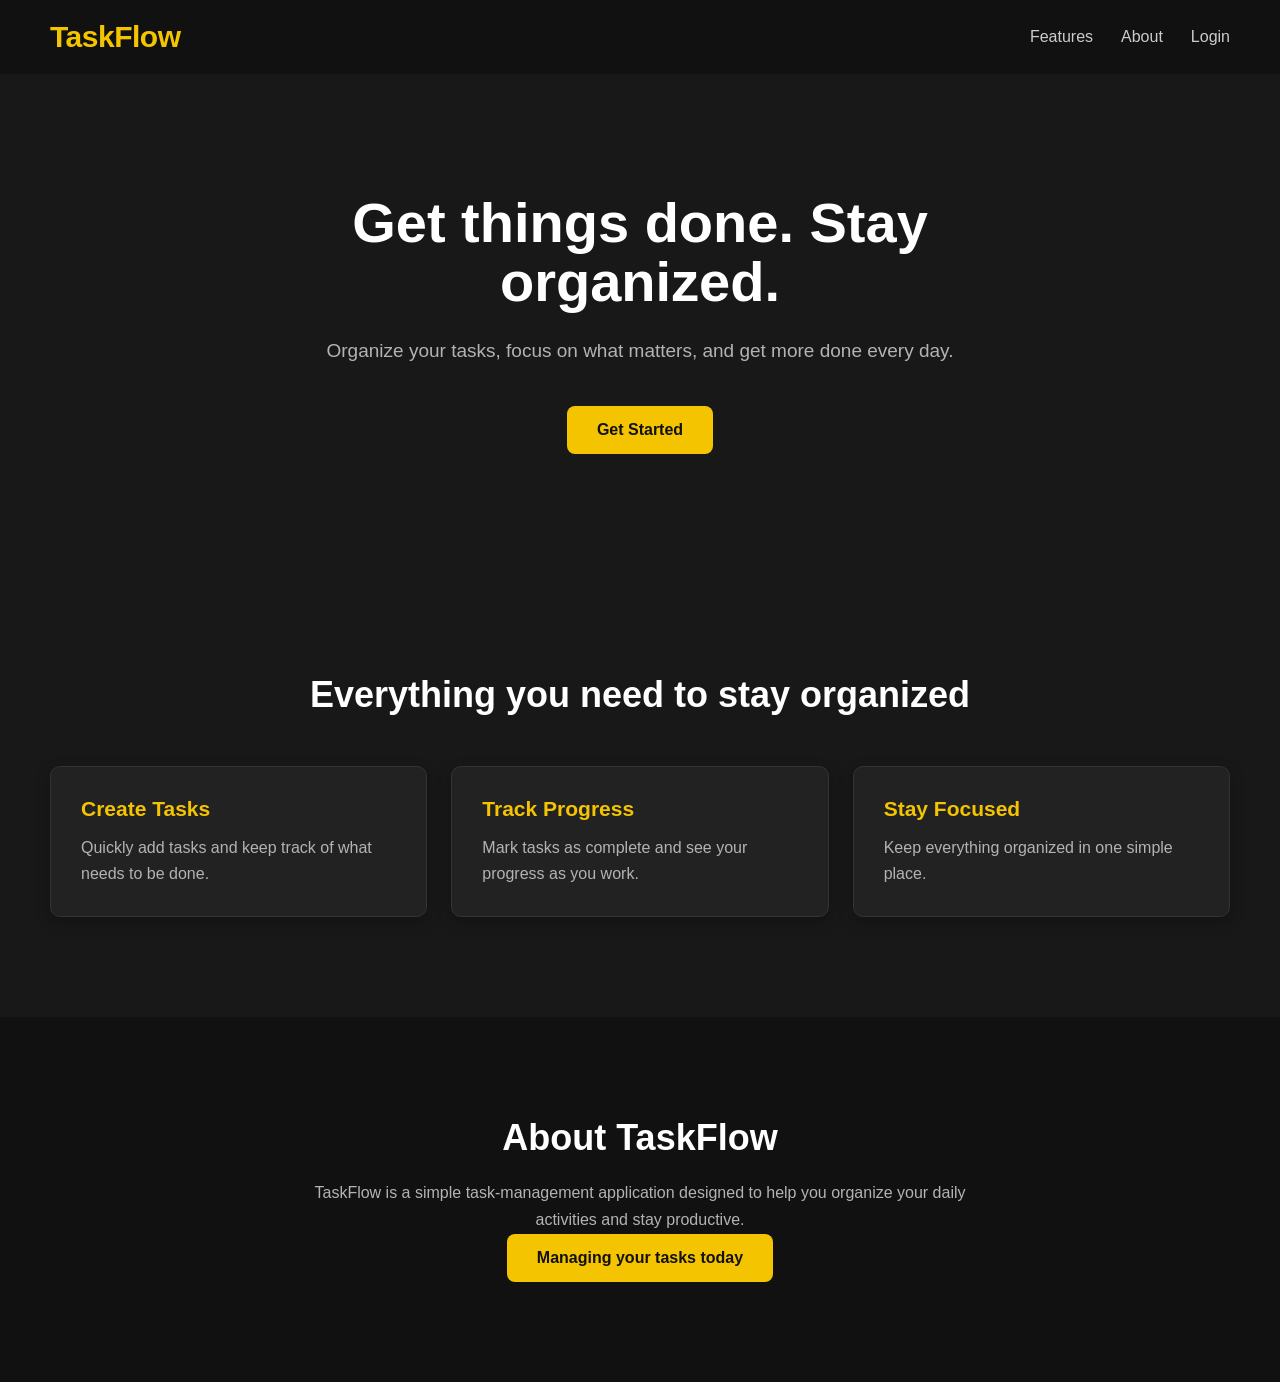
<file: index.html>
<!DOCTYPE html>
<html lang="en">
<head>
    <meta charset="UTF-8">
    <meta name="viewport" content="width=device-width, initial-scale=1.0">
    <title>Task Flow</title>

    <link rel="stylesheet" href="style.css">

    </head>
<header> 
     <nav> 
        <div href="index.html" class="logo"  > 
            TaskFlow 
        </div>
         <div class="nav-links">
             <a href="#features">Features</a> 
             <a href="#about">About</a> 
             <a href="login/index.html">Login</a> 
            </div> 
        </nav> 
    </header>

    <main>

    <section class="hero">

        <div class="hero-content">

            <h1>Get things done. Stay organized.</h1>

            <p>
                Organize your tasks, focus on what matters,
                and get more done every day.
            </p>

            <a href="login/index.html" class="btn"> 
                Get Started
            </a>

        </div>

    </section>


    <section id="features" class="features">

        <h2>Everything you need to stay organized</h2>

        <div class="feature-container">

            <div class="feature">
                <h3>Create Tasks</h3>

                <p>
                    Quickly add tasks and keep track of what
                    needs to be done.
                </p>
            </div>


            <div class="feature">
                <h3>Track Progress</h3>

                <p>
                    Mark tasks as complete and see your progress
                    as you work.
                </p>
            </div>


            <div class="feature">
                <h3>Stay Focused</h3>

                <p>
                    Keep everything organized in one simple place.
                </p>
            </div>

        </div>

    </section>


    <section id="about" class="about">

        <h2>About TaskFlow</h2>

        <p>
            TaskFlow is a simple task-management application
            designed to help you organize your daily activities
            and stay productive.
        </p>

        <a href="login/index.html" class="btn">
            Managing your tasks today
        </a>
    </section>

</main>


<!-- <footer>

    <p>
        &copy; 2026 TaskFlow. All rights reserved.
    </p>

</footer> -->


<script src="script.js"></script>

</body>


</html>
</file>
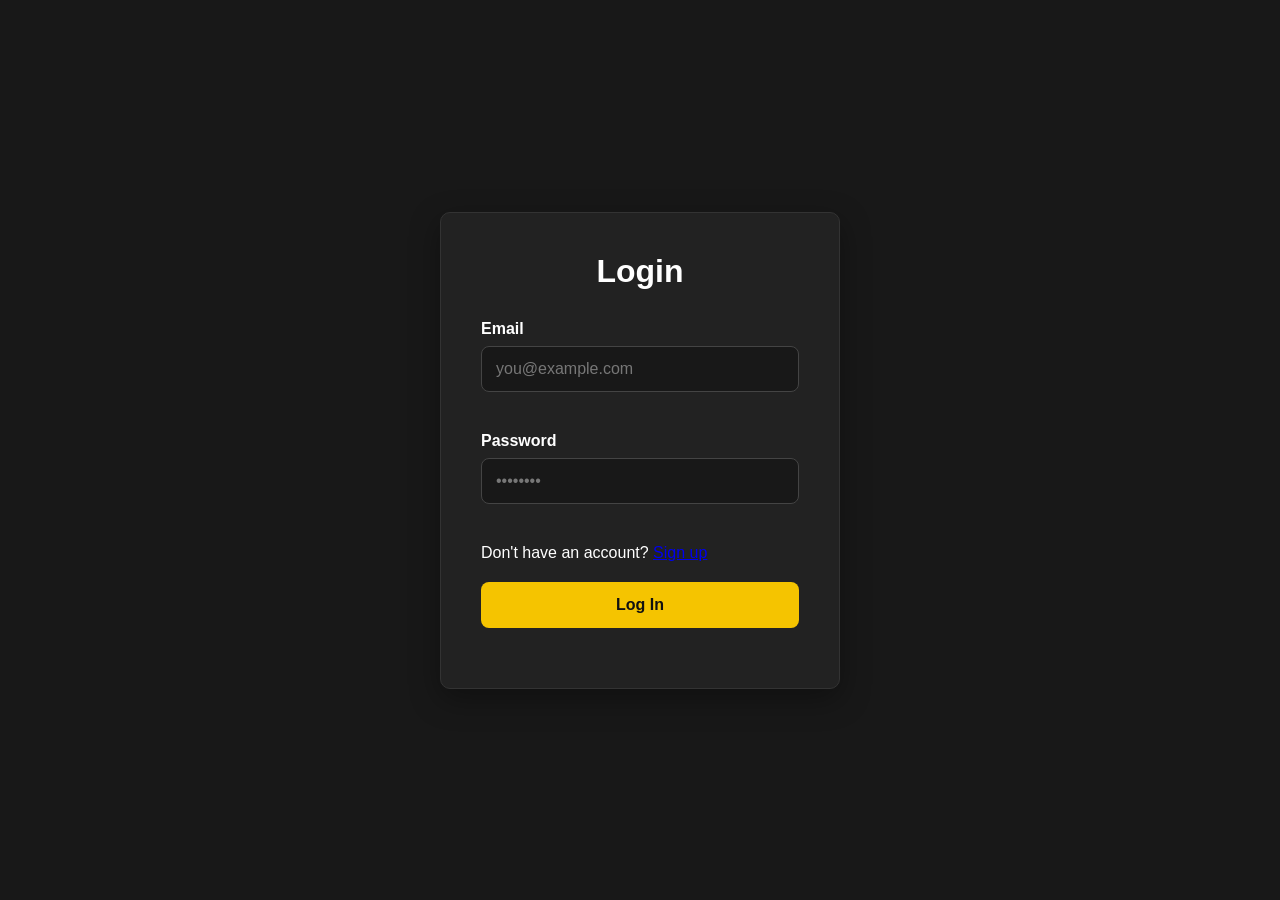
<file: dashboard/index.html>
<!DOCTYPE html>
<html lang="en">

<head>

    <meta charset="UTF-8">

    <meta
        name="viewport"
        content="width=device-width, initial-scale=1.0"
    >

    <title>Dashboard - TaskFlow</title>

    <link
        rel="stylesheet"
        href="style.css"
    >

</head>


<body>


    <!-- =========================
         Sidebar
         ========================= -->

    <aside
        class="sidebar"
        id="sidebar"
    >

        <a
            href="../index.html"
            class="logo"
        >
            TaskFlow
        </a>


        <nav class="sidebar-nav">

            <a
                href="#"
                class="nav-item active"
                id="dashboardNav"
            >
                Dashboard
            </a>


            <a
                href="#"
                class="nav-item"
                id="allTasksNav"
            >
                All Tasks
            </a>


            <a
                href="#"
                class="nav-item"
                id="completedNav"
            >
                Completed
            </a>


            <a
                href="#"
                class="nav-item"
                id="categoriesNav"
            >
                Categories
            </a>

        </nav>


        <div class="sidebar-bottom">

            <a
                href="#"
                class="nav-item"
            >
                Settings
            </a>


            <a
                href="#"
                class="nav-item"
                id="logoutBtn"
            >
                Logout
            </a>

        </div>

    </aside>



    <!-- =========================
         Main Dashboard
         ========================= -->

    <main class="dashboard">


        <!-- Dashboard Header -->

        <section class="dashboard-header">

            <div>

                <span class="page-label">
                    TASK MANAGEMENT
                </span>

                <h1>
                    My Tasks
                </h1>

                <p>
                    Organize your work and stay on top of your day.
                </p>

            </div>


            <button
                type="button"
                class="add-task-btn"
                id="addTaskBtn"
            >
                + Add Task
            </button>

        </section>



        <!-- =========================
             Task Summary
             ========================= -->

        <section class="task-summary">


            <div class="summary-card">

                <div class="summary-card-top">

                    <span>
                        Total Tasks
                    </span>

                </div>

                <p id="totalTasks">
                    0
                </p>

            </div>



            <div class="summary-card">

                <div class="summary-card-top">

                    <span>
                        Completed
                    </span>

                </div>

                <p id="completedTasks">
                    0
                </p>

            </div>



            <div class="summary-card">

                <div class="summary-card-top">

                    <span>
                        Pending
                    </span>

                </div>

                <p id="pendingTasks">
                    0
                </p>

            </div>


        </section>



        <!-- =========================
             Task List
             ========================= -->

        <section class="task-section">


            <div class="section-header">

                <div>

                    <h2 id="taskSectionTitle">
                        Tasks
                    </h2>

                    <p id="taskSectionDescription">
                        Your current tasks
                    </p>

                </div>

            </div>



            <div
                class="task-list"
                id="taskList"
            >

            </div>


        </section>


    </main>



    <!-- =========================
         Task Details
         ========================= -->

    <aside
        class="task-details"
        id="taskDetails"
    >

    </aside>



    <!-- =========================
         Add / Edit Task Modal
         ========================= -->

    <div
        class="modal"
        id="taskModal"
    >


        <div class="modal-content">


            <div class="modal-header">

                <div>

                    <span class="modal-label">
                        TASK
                    </span>

                    <h2 id="modalTitle">
                        Add Task
                    </h2>

                    <p id="modalDescription">
                        Create a new task.
                    </p>

                </div>


                <button
                    type="button"
                    class="close-modal"
                    id="closeModal"
                >
                    &times;
                </button>

            </div>



            <form id="taskForm">


                <div class="form-group">

                    <label for="taskTitle">
                        Task title
                    </label>

                    <input
                        type="text"
                        id="taskTitle"
                        name="taskTitle"
                        placeholder="What needs to be done?"
                    >

                </div>



                <div class="form-group">

                    <label for="taskDescription">
                        Description
                    </label>

                    <textarea
                        id="taskDescription"
                        name="taskDescription"
                        placeholder="Add more details about this task..."
                    ></textarea>

                </div>



                <div class="form-group">

                    <label for="taskCategory">
                        Category
                    </label>

                    <select
                        id="taskCategory"
                        name="taskCategory"
                    >

                        <option value="">
                            Select a category
                        </option>

                        <option value="work">
                            Work
                        </option>

                        <option value="personal">
                            Personal
                        </option>

                        <option value="school">
                            School
                        </option>

                        <option value="projects">
                            Projects
                        </option>

                        <option value="other">
                            Other
                        </option>

                    </select>

                </div>



                <div class="form-group">

                    <label for="taskDueDate">
                        Due date
                    </label>

                    <input
                        type="date"
                        id="taskDueDate"
                        name="taskDueDate"
                    >

                </div>



                <button
                    type="submit"
                    class="save-task-btn"
                    id="saveTaskBtn"
                >
                    Save Task
                </button>


            </form>


        </div>


    </div>



    <script src="script.js"></script>

</body>

</html>
</file>
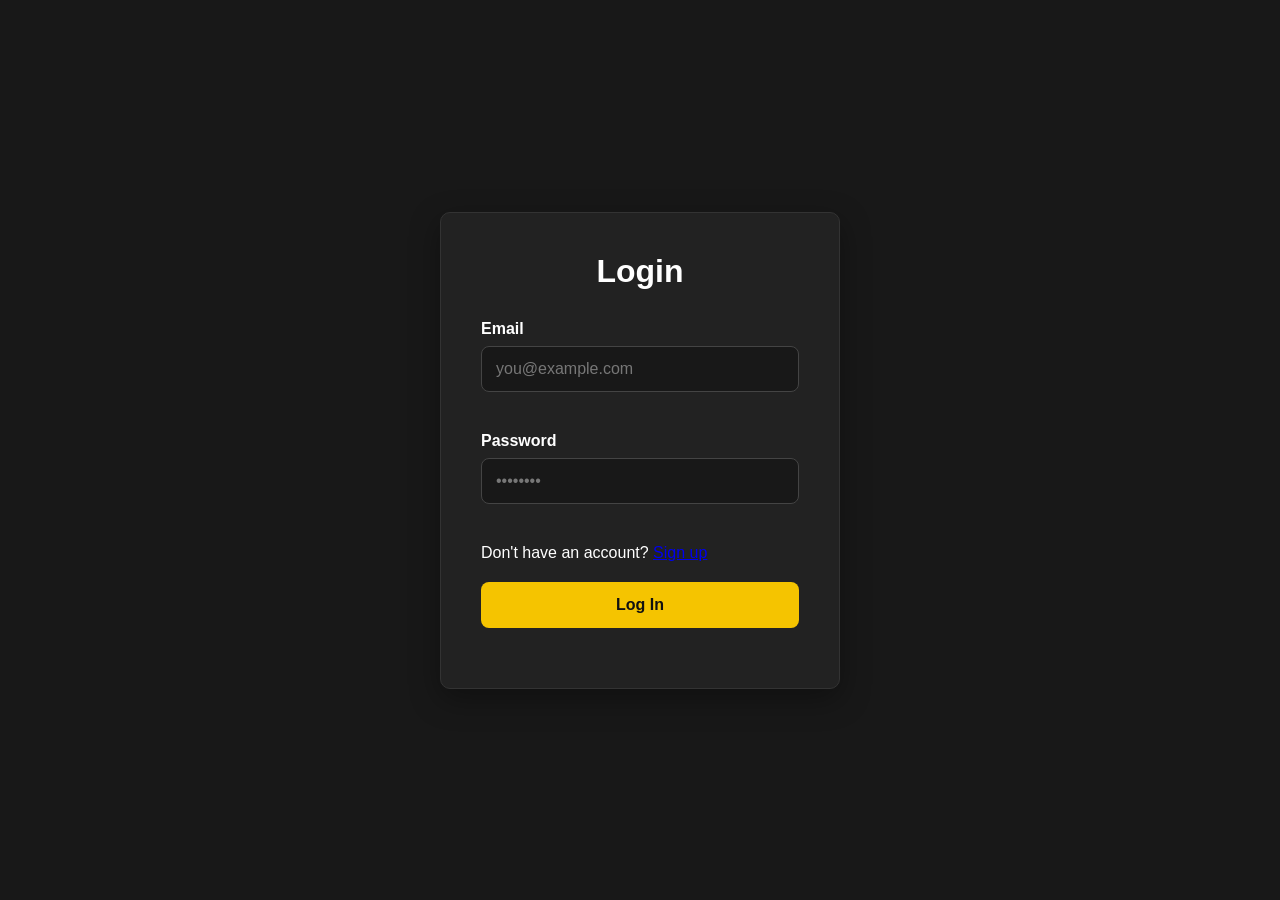
<file: login/index.html>
<!DOCTYPE html>
<html lang="en">
<head>
  <meta charset="UTF-8">
  <meta name="viewport" content="width=device-width, initial-scale=1.0">
  <title>Login</title>
  <link rel="stylesheet" href="style.css">
</head>
<body>

  <div class="login-container">
    <h1>Login</h1>
    <form id="loginForm" novalidate>
      <div class="form-group">
        <label for="email">Email</label>
        <input type="email" id="email" name="email" placeholder="you@example.com">
        <span class="error-message" id="emailError"></span>
      </div>

      <div class="form-group">
        <label for="password">Password</label>
        <input type="password" id="password" name="password" placeholder="••••••••">
        <span class="error-message" id="passwordError"></span>
      </div>
      <div class="form-group"> 
       <p class="signup-link">
         Don't have an account?
         <a href="../signup/index.html">Sign up</a>
        </p>
      </div>

      <button type="submit">Log In</button>
      <p class="status-message" id="statusMessage"></p>
    </form>
  </div>

  <script src="script.js"></script>
</body>
</html>
</file>
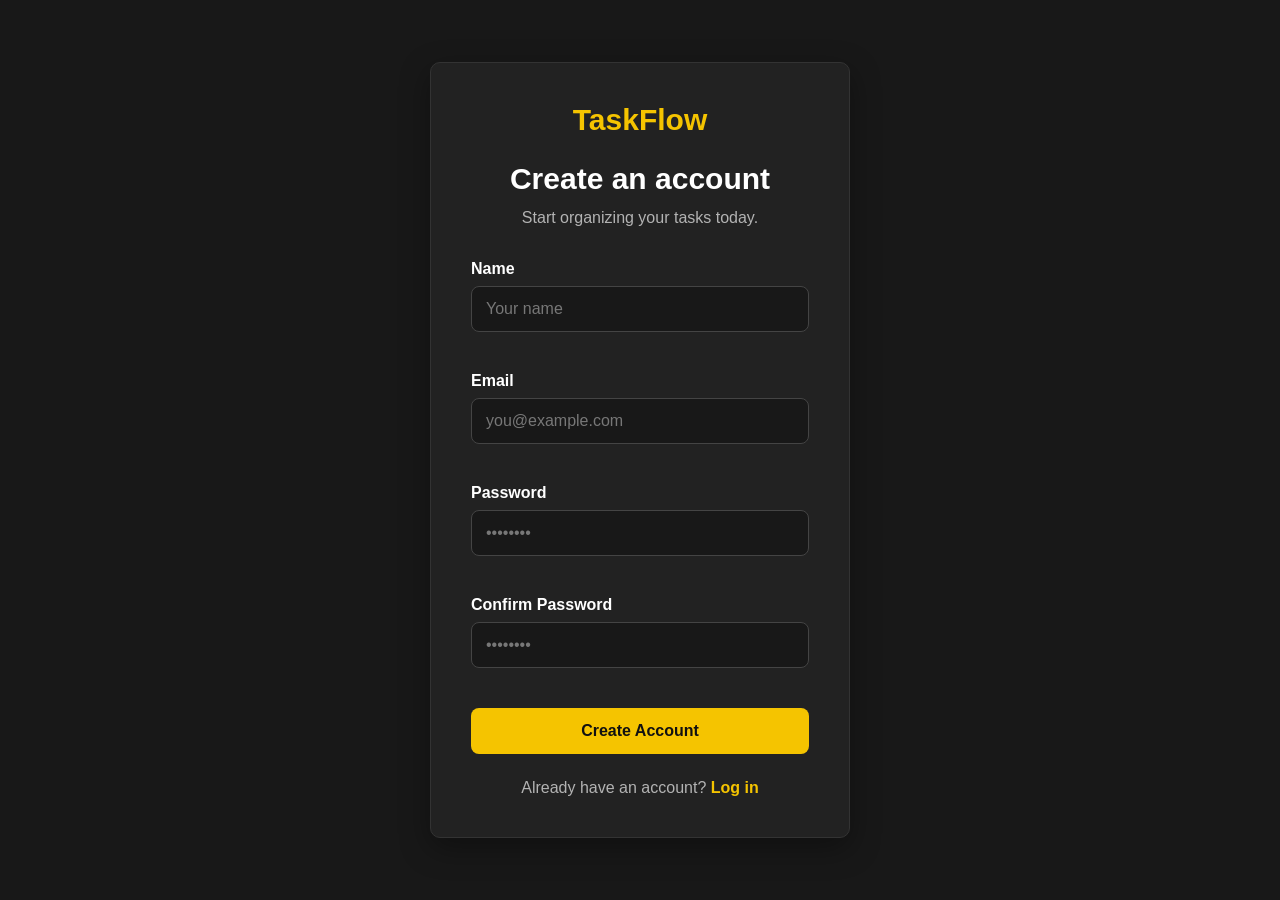
<file: signup/index.html>
<!DOCTYPE html>
<html lang="en">

<head>
    <meta charset="UTF-8">
    <meta name="viewport" content="width=device-width, initial-scale=1.0">

    <title>Sign Up - TaskFlow</title>

    <link rel="stylesheet" href="style.css">
</head>

<body>

    <div class="signup-container">

        <div class="signup-header">
            <a href="../index.html" class="logo">TaskFlow</a>

            <h1>Create an account</h1>

            <p>Start organizing your tasks today.</p>
        </div>


        <form id="signupForm" novalidate>

            <div class="form-group">
                <label for="name">Name</label>

                <input
                    type="text"
                    id="name"
                    name="name"
                    placeholder="Your name"
                >

                <span class="error-message" id="nameError"></span>
            </div>


            <div class="form-group">
                <label for="email">Email</label>

                <input
                    type="email"
                    id="email"
                    name="email"
                    placeholder="you@example.com"
                >

                <span class="error-message" id="emailError"></span>
            </div>


            <div class="form-group">
                <label for="password">Password</label>

                <input
                    type="password"
                    id="password"
                    name="password"
                    placeholder="••••••••"
                >

                <span class="error-message" id="passwordError"></span>
            </div>


            <div class="form-group">
                <label for="confirmPassword">Confirm Password</label>

                <input
                    type="password"
                    id="confirmPassword"
                    name="confirmPassword"
                    placeholder="••••••••"
                >

                <span class="error-message" id="confirmPasswordError"></span>
            </div>


            <button type="submit">
                Create Account
            </button>


            <p class="status-message" id="statusMessage"></p>

        </form>


        <p class="login-link">
            Already have an account?
            <a href="../login/index.html">Log in</a>
        </p>

    </div>


    <script src="script.js"></script>

</body>

</html>
</file>
<file: style.css>
/* =========================
   Global
   ========================= */

body {
    margin: 0;
    font-family: Arial, sans-serif;
    background-color: #181818;
    color: #FFFFFF;
}


/* =========================
   Header & Navigation
   ========================= */

header {
    padding: 20px 24px;
    background-color: #111111;
}

nav {
    display: flex;
    justify-content: space-between;
    align-items: center;
    max-width: 1180px;
    margin: 0 auto;
}

.logo {
    font-size: 30px;
    font-weight: 700;
    text-decoration: none;
    color: #F5C400;
    letter-spacing: -0.5px;
    transition: color 0.3s ease;
}

.logo:hover {
    color: #FFD21F;
}

.nav-links {
    display: flex;
    gap: 28px;
}

.nav-links a {
    text-decoration: none;
    color: #CCCCCC;
    font-size: 16px;
    font-weight: 500;
    transition: color 0.3s ease;
}

.nav-links a:hover {
    color: #F5C400;
}


/* =========================
   Hero
   ========================= */

.hero {
    padding: 120px 24px;
    text-align: center;
}

.hero-content {
    max-width: 750px;
    margin: 0 auto;
}

.hero h1 {
    font-size: 56px;
    line-height: 1.05;
    margin: 0 0 24px;
    color: #FFFFFF;
}

.hero p {
    max-width: 650px;
    margin: 0 auto 40px;
    font-size: 19px;
    line-height: 1.6;
    color: #B3B3B3;
}


/* =========================
   Button
   ========================= */

.btn {
    display: inline-block;
    padding: 15px 30px;
    background-color: #F5C400;
    color: #111111;
    text-decoration: none;
    font-weight: 700;
    border-radius: 8px;

    transition:
        background-color 0.3s ease,
        transform 0.3s ease,
        box-shadow 0.3s ease;
}

.btn:hover {
    background-color: #FFD21F;
    transform: translateY(-3px);
    box-shadow: 0 8px 20px rgba(245, 196, 0, 0.25);
}


/* =========================
   Features
   ========================= */

.features {
    padding: 100px 24px;
    max-width: 1180px;
    margin: 0 auto;
}

.features h2 {
    text-align: center;
    font-size: 36px;
    margin: 0 0 50px;
    color: #FFFFFF;
}

.feature-container {
    display: flex;
    gap: 24px;
}

.feature {
    flex: 1;
    padding: 30px;
    background-color: #222222;
    border: 1px solid #333333;
    border-radius: 10px;
    box-shadow: 0 5px 15px rgba(0, 0, 0, 0.25);

    transition:
        transform 0.3s ease,
        border-color 0.3s ease,
        box-shadow 0.3s ease;
}

.feature:hover {
    transform: translateY(-6px);
    border-color: #F5C400;
    box-shadow: 0 12px 25px rgba(0, 0, 0, 0.35);
}

.feature h3 {
    font-size: 21px;
    margin: 0 0 14px;
    color: #F5C400;
}

.feature p {
    margin: 0;
    color: #B3B3B3;
    line-height: 1.6;
}


/* =========================
   About
   ========================= */

.about {
    padding: 100px 24px;
    text-align: center;
    background-color: #111111;
}

.about h2 {
    font-size: 36px;
    margin: 0 0 20px;
    color: #FFFFFF;
}

.about p {
    max-width: 700px;
    margin: 0 auto;
    color: #B3B3B3;
    line-height: 1.7;
}


/* =========================
   Footer
   ========================= */

footer {
    padding: 25px;
    text-align: center;
    background-color: #0D0D0D;
    color: #888888;
}

footer p {
    margin: 0;
    font-size: 14px;
}


/* =========================
   Responsive Design
   ========================= */

@media (max-width: 768px) {

    header {
        padding: 18px 20px;
    }

    nav {
        flex-direction: column;
        gap: 18px;
    }

    .nav-links {
        gap: 18px;
    }

    .hero {
        padding: 80px 20px;
    }

    .hero h1 {
        font-size: 38px;
    }

    .hero p {
        font-size: 17px;
    }

    .features {
        padding: 70px 20px;
    }

    .features h2 {
        font-size: 30px;
    }

    .feature-container {
        flex-direction: column;
    }

    .about {
        padding: 70px 20px;
    }

}
</file>
<file: dashboard/style.css>
/* =========================
   Global
   ========================= */

* {
    box-sizing: border-box;
    font-family: Arial, sans-serif;
}


body {
    display: flex;

    min-height: 100vh;

    margin: 0;

    background-color: #181818;

    color: #FFFFFF;
}



/* =========================
   Sidebar
   ========================= */

.sidebar {
    display: flex;

    flex-direction: column;

    width: 240px;

    min-height: 100vh;

    padding: 30px 20px;

    background-color: #111111;

    border-right: 1px solid #333333;

    flex-shrink: 0;
}



/* =========================
   Logo
   ========================= */

.logo {
    display: inline-block;

    margin-bottom: 45px;

    color: #F5C400;

    font-size: 30px;

    font-weight: 700;

    text-decoration: none;

    transition: color 0.3s ease;
}


.logo:hover {
    color: #FFD21F;
}



/* =========================
   Sidebar Navigation
   ========================= */

.sidebar-nav {
    display: flex;

    flex-direction: column;

    gap: 8px;
}


.nav-item {
    display: block;

    padding: 12px 14px;

    border-radius: 8px;

    color: #B3B3B3;

    text-decoration: none;

    transition:
        background-color 0.3s ease,
        color 0.3s ease;
}


.nav-item:hover {
    background-color: #222222;

    color: #FFFFFF;
}


.nav-item.active {
    background-color: #222222;

    color: #F5C400;
}



/* =========================
   Sidebar Bottom
   ========================= */

.sidebar-bottom {
    display: flex;

    flex-direction: column;

    gap: 8px;

    margin-top: auto;
}



/* =========================
   Dashboard
   ========================= */

.dashboard {
    flex: 1;

    min-width: 0;

    padding: 45px;
}



/* =========================
   Dashboard Header
   ========================= */

.dashboard-header {
    display: flex;

    justify-content: space-between;

    align-items: flex-end;

    gap: 30px;

    margin-bottom: 35px;
}


.page-label {
    display: block;

    margin-bottom: 10px;

    color: #F5C400;

    font-size: 11px;

    font-weight: 700;

    letter-spacing: 1.5px;
}


.dashboard-header h1 {
    margin: 0 0 8px;

    font-size: 36px;

    line-height: 1.1;
}


.dashboard-header p {
    margin: 0;

    color: #888888;

    line-height: 1.5;
}



/* =========================
   Add Task Button
   ========================= */

.add-task-btn {
    padding: 13px 22px;

    background-color: #F5C400;

    color: #111111;

    border: none;

    border-radius: 8px;

    font-size: 15px;

    font-weight: 700;

    cursor: pointer;

    transition:
        background-color 0.3s ease,
        transform 0.3s ease,
        box-shadow 0.3s ease;
}


.add-task-btn:hover {
    background-color: #FFD21F;

    transform: translateY(-2px);

    box-shadow:
        0 8px 20px rgba(245, 196, 0, 0.2);
}



/* =========================
   Task Summary
   ========================= */

.task-summary {
    display: flex;

    gap: 18px;

    margin-bottom: 35px;
}


.summary-card {
    flex: 1;

    padding: 22px;

    background-color: #222222;

    border: 1px solid #333333;

    border-radius: 10px;
}


.summary-card-top {
    display: flex;

    align-items: center;

    margin-bottom: 12px;

    color: #888888;

    font-size: 14px;
}


.summary-card p {
    margin: 0;

    color: #F5C400;

    font-size: 30px;

    font-weight: 700;
}



/* =========================
   Task Section
   ========================= */

.task-section {
    overflow: hidden;

    background-color: #222222;

    border: 1px solid #333333;

    border-radius: 10px;
}


.section-header {
    padding: 22px 25px;

    border-bottom: 1px solid #333333;
}


.section-header h2 {
    margin: 0 0 5px;

    font-size: 21px;
}


.section-header p {
    margin: 0;

    color: #777777;

    font-size: 13px;
}



/* =========================
   Task List
   ========================= */

.task-list {
    min-height: 300px;

    padding: 15px 20px;
}



/* =========================
   Empty State
   ========================= */

.empty-state {
    display: flex;

    flex-direction: column;

    justify-content: center;

    align-items: center;

    min-height: 280px;

    padding: 30px;

    text-align: center;
}


.empty-icon {
    display: flex;

    justify-content: center;

    align-items: center;

    width: 56px;

    height: 56px;

    margin-bottom: 18px;

    background-color: #2A2A2A;

    border: 1px solid #444444;

    border-radius: 50%;

    color: #F5C400;

    font-size: 25px;
}


.empty-state h3 {
    margin: 0 0 8px;

    font-size: 19px;
}


.empty-state p {
    max-width: 350px;

    margin: 0;

    color: #777777;

    line-height: 1.6;
}



/* =========================
   Task Card
   ========================= */

.task-card {
    display: flex;

    justify-content: space-between;

    align-items: center;

    gap: 20px;

    padding: 20px;

    margin-bottom: 10px;

    background-color: #181818;

    border: 1px solid #333333;

    border-left: 4px solid transparent;

    border-radius: 8px;

    cursor: pointer;

    transition:
        background-color 0.25s ease,
        border-color 0.25s ease,
        transform 0.2s ease;
}


.task-card:last-child {
    margin-bottom: 0;
}


.task-card:hover {
    background-color: #202020;

    transform: translateY(-1px);
}


.task-card.pending {
    background-color: #24220F;

    border-left-color: #F5C400;
}


.task-card.pending:hover {
    background-color: #2A2812;
}


.task-card.completed {
    background-color: #1C1C1C;

    opacity: 0.62;
}


.task-card.completed:hover {
    opacity: 0.82;
}


.task-card.selected {
    border-color: #F5C400;
}



/* =========================
   Task Main
   ========================= */

.task-card-main {
    display: flex;

    align-items: flex-start;

    gap: 15px;

    min-width: 0;
}


.task-checkbox {
    width: 18px;

    height: 18px;

    margin-top: 3px;

    accent-color: #F5C400;

    cursor: pointer;

    flex-shrink: 0;
}



/* =========================
   Task Content
   ========================= */

.task-card-content {
    min-width: 0;
}


.task-card-content h3 {
    margin: 0 0 7px;

    color: #FFFFFF;

    font-size: 17px;
}


.task-card-content p {
    margin: 0 0 12px;

    color: #999999;

    line-height: 1.5;

    word-break: break-word;
}


.task-card.completed h3 {
    color: #888888;

    text-decoration: line-through;
}


.task-card.completed p {
    color: #666666;
}



/* =========================
   Task Meta
   ========================= */

.task-meta {
    display: flex;

    gap: 18px;

    flex-wrap: wrap;

    color: #777777;

    font-size: 12px;
}



/* =========================
   Task Status
   ========================= */

.task-status {
    flex-shrink: 0;

    color: #F5C400;

    font-size: 12px;

    font-weight: 700;
}


.task-card.completed .task-status {
    color: #777777;
}



/* ==================================================
   TASK DETAILS
   ================================================== */

.task-details {
    width: 350px;

    min-height: 100vh;

    padding: 45px 30px;

    background-color: #111111;

    border-left: 1px solid #333333;

    flex-shrink: 0;
}



/* =========================
   Details Content
   ========================= */

.task-details-content {
    animation: detailsAppear 0.2s ease;
}


@keyframes detailsAppear {

    from {
        opacity: 0;

        transform: translateY(5px);
    }

    to {
        opacity: 1;

        transform: translateY(0);
    }

}



/* =========================
   Details Header
   ========================= */

.details-header {
    display: flex;

    justify-content: space-between;

    align-items: center;

    gap: 15px;

    margin-bottom: 28px;
}


.details-label {
    color: #666666;

    font-size: 10px;

    font-weight: 700;

    letter-spacing: 1.5px;
}


.details-status {
    padding: 6px 10px;

    border-radius: 20px;

    font-size: 11px;

    font-weight: 700;
}


.pending-status {
    background-color: #2A250D;

    color: #F5C400;
}


.completed-status {
    background-color: #252525;

    color: #888888;
}



/* =========================
   Details Title
   ========================= */

.task-details-content > h2 {
    margin: 0 0 30px;

    color: #FFFFFF;

    font-size: 27px;

    line-height: 1.25;

    word-break: break-word;
}



/* =========================
   Detail Groups
   ========================= */

.detail-group {
    padding: 18px 0;

    border-top: 1px solid #2A2A2A;
}


.detail-title {
    display: block;

    margin-bottom: 8px;

    color: #666666;

    font-size: 11px;

    font-weight: 700;

    letter-spacing: 0.8px;

    text-transform: uppercase;
}


.detail-group p {
    margin: 0;

    color: #D0D0D0;

    font-size: 14px;

    line-height: 1.6;

    word-break: break-word;
}



/* =========================
   Details Actions
   ========================= */

.details-actions {
    display: flex;

    gap: 10px;

    margin-top: 25px;

    padding-top: 22px;

    border-top: 1px solid #2A2A2A;
}


.edit-task-btn,
.delete-task-btn {
    flex: 1;

    padding: 11px 15px;

    border-radius: 7px;

    font-size: 13px;

    font-weight: 700;

    cursor: pointer;

    transition:
        background-color 0.2s ease,
        border-color 0.2s ease,
        color 0.2s ease;
}


.edit-task-btn {
    background-color: #F5C400;

    border: 1px solid #F5C400;

    color: #111111;
}


.edit-task-btn:hover {
    background-color: #FFD21F;

    border-color: #FFD21F;
}


.delete-task-btn {
    background-color: transparent;

    border: 1px solid #444444;

    color: #999999;
}


.delete-task-btn:hover {
    background-color: #252525;

    border-color: #777777;

    color: #FFFFFF;
}



/* ==================================================
   MODAL
   ================================================== */

.modal {
    display: none;

    position: fixed;

    inset: 0;

    justify-content: center;

    align-items: center;

    padding: 20px;

    background-color: rgba(0, 0, 0, 0.72);

    z-index: 1000;
}


.modal-content {
    width: 100%;

    max-width: 450px;

    max-height: 90vh;

    overflow-y: auto;

    padding: 30px;

    background-color: #222222;

    border: 1px solid #333333;

    border-radius: 10px;

    box-shadow:
        0 20px 50px rgba(0, 0, 0, 0.5);
}



/* =========================
   Modal Header
   ========================= */

.modal-header {
    display: flex;

    justify-content: space-between;

    align-items: flex-start;

    gap: 20px;

    margin-bottom: 28px;
}


.modal-label {
    display: block;

    margin-bottom: 8px;

    color: #F5C400;

    font-size: 10px;

    font-weight: 700;

    letter-spacing: 1.5px;
}


.modal-header h2 {
    margin: 0 0 6px;

    font-size: 24px;
}


.modal-header p {
    margin: 0;

    color: #777777;

    font-size: 14px;
}


.close-modal {
    padding: 0;

    background: none;

    border: none;

    color: #888888;

    font-size: 28px;

    line-height: 1;

    cursor: pointer;
}


.close-modal:hover {
    color: #FFFFFF;
}



/* =========================
   Form
   ========================= */

.form-group {
    margin-bottom: 20px;
}


.form-group label {
    display: block;

    margin-bottom: 8px;

    color: #FFFFFF;

    font-size: 13px;

    font-weight: 600;
}


.form-group input,
.form-group textarea,
.form-group select {
    width: 100%;

    padding: 13px 14px;

    background-color: #181818;

    color: #FFFFFF;

    border: 1px solid #444444;

    border-radius: 8px;

    outline: none;

    font-size: 14px;

    transition:
        border-color 0.2s ease,
        box-shadow 0.2s ease;
}


.form-group input::placeholder,
.form-group textarea::placeholder {
    color: #666666;
}


.form-group input:focus,
.form-group textarea:focus,
.form-group select:focus {
    border-color: #F5C400;

    box-shadow:
        0 0 0 3px rgba(245, 196, 0, 0.1);
}


.form-group textarea {
    min-height: 120px;

    resize: vertical;
}


.form-group select {
    cursor: pointer;
}



/* =========================
   Save Button
   ========================= */

.save-task-btn {
    width: 100%;

    padding: 14px;

    margin-top: 5px;

    background-color: #F5C400;

    color: #111111;

    border: none;

    border-radius: 8px;

    font-size: 14px;

    font-weight: 700;

    cursor: pointer;

    transition:
        background-color 0.2s ease,
        transform 0.2s ease;
}


.save-task-btn:hover {
    background-color: #FFD21F;

    transform: translateY(-1px);
}



/* ==================================================
   CATEGORIES
   ================================================== */

.category-list {
    display: flex;

    flex-direction: column;

    gap: 10px;
}


.category-card {
    display: flex;

    justify-content: space-between;

    align-items: center;

    width: 100%;

    padding: 18px 20px;

    background-color: #181818;

    border: 1px solid #333333;

    border-radius: 8px;

    color: #FFFFFF;

    cursor: pointer;

    text-align: left;

    transition:
        background-color 0.2s ease,
        border-color 0.2s ease,
        transform 0.2s ease;
}


.category-card:hover {
    background-color: #24220F;

    border-color: #F5C400;

    transform: translateY(-1px);
}


.category-name {
    font-size: 15px;

    font-weight: 600;
}


.category-count {
    color: #777777;

    font-size: 12px;
}



/* =========================
   Category Header
   ========================= */

.category-view-header {
    margin-bottom: 15px;
}


.category-view-header h3 {
    margin: 0;

    font-size: 17px;
}
</file>
<file: login/style.css>
/* =========================
   Global
   ========================= */

* {
    box-sizing: border-box;
    font-family: Arial, sans-serif;
}

body {
    display: flex;
    justify-content: center;
    align-items: center;

    min-height: 100vh;
    margin: 0;
    padding: 20px;

    background-color: #181818;
    color: #FFFFFF;
}


/* =========================
   Login Container
   ========================= */

.login-container {
    width: 100%;
    max-width: 400px;

    padding: 40px;

    background-color: #222222;

    border: 1px solid #333333;
    border-radius: 10px;

    box-shadow: 0 10px 30px rgba(0, 0, 0, 0.35);
}


/* =========================
   Heading
   ========================= */

.login-container h1 {
    margin: 0 0 30px;

    text-align: center;

    font-size: 32px;
    color: #FFFFFF;
}


/* =========================
   Form
   ========================= */

.form-group {
    margin-bottom: 20px;
}

label {
    display: block;

    margin-bottom: 8px;

    font-weight: 600;
    color: #FFFFFF;
}

input {
    width: 100%;

    padding: 13px 14px;

    background-color: #181818;
    color: #FFFFFF;

    border: 1px solid #444444;
    border-radius: 8px;

    font-size: 16px;

    outline: none;

    transition:
        border-color 0.3s ease,
        box-shadow 0.3s ease;
}

input::placeholder {
    color: #777777;
}

input:focus {
    border-color: #F5C400;

    box-shadow: 0 0 0 3px rgba(245, 196, 0, 0.12);
}

input.invalid {
    border-color: #e74c3c;
}


/* =========================
   Error Messages
   ========================= */

.error-message {
    display: block;

    min-height: 1em;

    margin-top: 6px;

    color: #e74c3c;

    font-size: 14px;
}


/* =========================
   Login Button
   ========================= */

button {
    width: 100%;

    padding: 14px;

    background-color: #F5C400;
    color: #111111;

    border: none;
    border-radius: 8px;

    font-size: 16px;
    font-weight: 700;

    cursor: pointer;

    transition:
        background-color 0.3s ease,
        transform 0.3s ease,
        box-shadow 0.3s ease;
}

button:hover {
    background-color: #FFD21F;

    transform: translateY(-2px);

    box-shadow: 0 8px 20px rgba(245, 196, 0, 0.25);
}


/* =========================
   Status Message
   ========================= */

.status-message {
    text-align: center;

    margin-top: 20px;

    color: #B3B3B3;
}

.status-message.success {
    color: #2ecc71;
}

.status-message.error {
    color: #e74c3c;
}


/* =========================
   Responsive Design
   ========================= */

@media (max-width: 480px) {

    .login-container {
        padding: 30px 24px;
    }

    .login-container h1 {
        font-size: 28px;
    }

}
</file>
<file: signup/style.css>
/* =========================
   Global
   ========================= */

* {
    box-sizing: border-box;
    font-family: Arial, sans-serif;
}

body {
    display: flex;
    justify-content: center;
    align-items: center;

    min-height: 100vh;
    margin: 0;
    padding: 20px;

    background-color: #181818;
    color: #FFFFFF;
}


/* =========================
   Sign Up Container
   ========================= */

.signup-container {
    width: 100%;
    max-width: 420px;

    padding: 40px;

    background-color: #222222;

    border: 1px solid #333333;
    border-radius: 10px;

    box-shadow: 0 10px 30px rgba(0, 0, 0, 0.35);
}


/* =========================
   Header
   ========================= */

.signup-header {
    text-align: center;
    margin-bottom: 30px;
}

.logo {
    display: inline-block;

    margin-bottom: 25px;

    font-size: 30px;
    font-weight: 700;

    text-decoration: none;

    color: #F5C400;

    transition: color 0.3s ease;
}

.logo:hover {
    color: #FFD21F;
}

.signup-header h1 {
    margin: 0 0 10px;

    font-size: 30px;
    color: #FFFFFF;
}

.signup-header p {
    margin: 0;

    color: #B3B3B3;
    line-height: 1.5;
}


/* =========================
   Form
   ========================= */

.form-group {
    margin-bottom: 20px;
}

label {
    display: block;

    margin-bottom: 8px;

    font-weight: 600;
    color: #FFFFFF;
}

input {
    width: 100%;

    padding: 13px 14px;

    background-color: #181818;
    color: #FFFFFF;

    border: 1px solid #444444;
    border-radius: 8px;

    font-size: 16px;

    outline: none;

    transition:
        border-color 0.3s ease,
        box-shadow 0.3s ease;
}

input::placeholder {
    color: #777777;
}

input:focus {
    border-color: #F5C400;

    box-shadow: 0 0 0 3px rgba(245, 196, 0, 0.12);
}

input.invalid {
    border-color: #e74c3c;
}


/* =========================
   Error Messages
   ========================= */

.error-message {
    display: block;

    min-height: 1em;

    margin-top: 6px;

    color: #e74c3c;

    font-size: 14px;
}


/* =========================
   Button
   ========================= */

button {
    width: 100%;

    padding: 14px;

    background-color: #F5C400;
    color: #111111;

    border: none;
    border-radius: 8px;

    font-size: 16px;
    font-weight: 700;

    cursor: pointer;

    transition:
        background-color 0.3s ease,
        transform 0.3s ease,
        box-shadow 0.3s ease;
}

button:hover {
    background-color: #FFD21F;

    transform: translateY(-2px);

    box-shadow: 0 8px 20px rgba(245, 196, 0, 0.25);
}


/* =========================
   Status Message
   ========================= */

.status-message {
    text-align: center;

    margin-top: 20px;

    color: #B3B3B3;
}

.status-message.success {
    color: #2ecc71;
}

.status-message.error {
    color: #e74c3c;
}


/* =========================
   Login Link
   ========================= */

.login-link {
    margin: 25px 0 0;

    text-align: center;

    color: #B3B3B3;
}

.login-link a {
    color: #F5C400;

    font-weight: 600;

    text-decoration: none;

    transition: color 0.3s ease;
}

.login-link a:hover {
    color: #FFD21F;
}


/* =========================
   Responsive Design
   ========================= */

@media (max-width: 480px) {

    .signup-container {
        padding: 30px 24px;
    }

    .signup-header h1 {
        font-size: 26px;
    }

}
</file>
